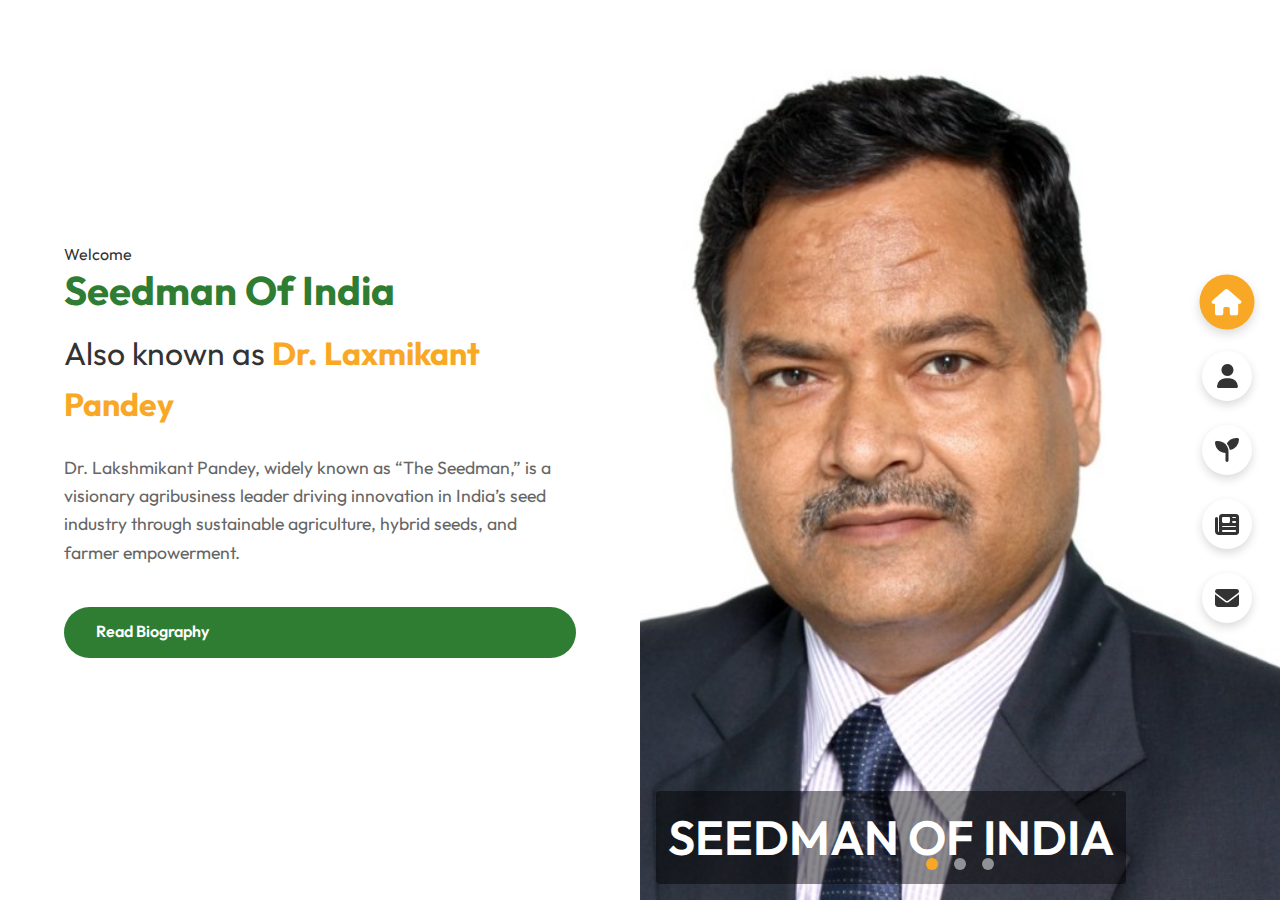
<file: index.html>
<!DOCTYPE html>
<html lang="en">

<head>
    <meta charset="UTF-8">
    <meta name="viewport" content="width=device-width, initial-scale=1.0">
    <title>Dr. Laxmikant Pandey - Seedman of India</title>
    <link rel="stylesheet" href="style.css">
    <!-- Font Awesome for Icons -->
    <link rel="stylesheet" href="https://cdnjs.cloudflare.com/ajax/libs/font-awesome/6.4.0/css/all.min.css">
</head>

<body>

    <!-- Mobile Header -->
    <header class="mobile-header">
        <div class="mobile-logo">Seedman of India</div>
        <div class="hamburger" id="hamburger-btn">
            <i class="fas fa-bars"></i>
        </div>
    </header>

    <!-- Mobile Menu Overlay -->
    <div class="mobile-menu-overlay" id="mobile-menu">
        <div class="mobile-close" id="close-menu">
            <i class="fas fa-times"></i>
        </div>
        <ul class="mobile-nav-links">
            <li><a href="index.html" class="mobile-nav-item">Home</a></li>
            <li><a href="biography.html" class="mobile-nav-item">Biography</a></li>
            <li><a href="portfolio.html" class="mobile-nav-item">Portfolio</a></li>
            <li><a href="blogs.html" class="mobile-nav-item">Blogs</a></li>
            <li><a href="contact.html" class="mobile-nav-item">Contact</a></li>
        </ul>
    </div>

    <div class="app-container">
        <!-- Main Content -->
        <main class="main-content">
            <!-- Hero Section -->
            <section id="home" class="hero-section">
                <!-- Carousel will go here -->
                <div class="hero-content-wrapper">
                    <div class="hero-text-block">
                        <span class="hero-subtitle">Welcome</span>
                        <h1 class="hero-title">Seedman Of India</h1>
                        <h2 class="hero-designation">Also known as <span class="highlight">Dr. Laxmikant Pandey</span></h2>
                        <p class="hero-desc">Dr. Lakshmikant Pandey, widely known as “The Seedman,” is a visionary agribusiness leader driving innovation in India’s seed industry through sustainable agriculture, hybrid seeds, and farmer empowerment.</p>
                        <a href="biography.html" class="btn">Read Biography</a>
                    </div>
                    <div class="hero-image-block">
                        <div class="carousel">
                            <div class="carousel-track-container">
                                <ul class="carousel-track">
                                    <li class="carousel-slide current-slide">
                                        <div class="slide-content">
                                            <img class="slide-image" src="images/image_3.jpg" alt="Seedman of India">
                                            <span class="slide-caption">Seedman of India</span>
                                        </div>
                                    </li>
                                    <li class="carousel-slide">
                                        <div class="slide-content">
                                            <img class="slide-image" src="images/image_2.jpg" alt="Agribusiness Leader">
                                            <span class="slide-caption">Agribusiness Leader</span>
                                        </div>
                                    </li>
                                    <li class="carousel-slide">
                                        <div class="slide-content">
                                            <img class="slide-image" src="images/image_1.jpg" alt="Agriculture Champion">
                                            <span class="slide-caption">Agriculture Champion</span>
                                        </div>
                                    </li>
                                </ul>
                            </div>
                            <button class="carousel-button carousel-button--left is-hidden">
                                <i class="fas fa-chevron-left"></i>
                            </button>
                            <button class="carousel-button carousel-button--right">
                                <i class="fas fa-chevron-right"></i>
                            </button>

                            <div class="carousel-nav">
                                <button class="carousel-indicator current-slide"></button>
                                <button class="carousel-indicator"></button>
                                <button class="carousel-indicator"></button>
                            </div>
                        </div>
                    </div>
                </div>
            </section>
        </main>

        <!-- Right Side Navigation (Desktop) -->
        <nav class="sidebar-nav">
            <ul class="nav-links">
                <li>
                    <a href="index.html" class="nav-item active">
                        <i class="fas fa-home nav-icon"></i>
                        <span class="nav-tooltip">Home</span>
                    </a>
                </li>
                <li>
                    <a href="biography.html" class="nav-item">
                        <i class="fas fa-user nav-icon"></i>
                        <span class="nav-tooltip">Biography</span>
                    </a>
                </li>
                <li>
                    <a href="portfolio.html" class="nav-item">
                        <i class="fas fa-seedling nav-icon"></i>
                        <span class="nav-tooltip">Portfolio</span>
                    </a>
                </li>
                <li>
                    <a href="blogs.html" class="nav-item">
                        <i class="fas fa-newspaper nav-icon"></i>
                        <span class="nav-tooltip">Blogs</span>
                    </a>
                </li>
                <li>
                    <a href="contact.html" class="nav-item">
                        <i class="fas fa-envelope nav-icon"></i>
                        <span class="nav-tooltip">Contact</span>
                    </a>
                </li>
            </ul>
        </nav>
    </div>

    <script src="script.js"></script>
    <style>
        /* Homepage specific styles to start with */
        .hero-section {
            min-height: 100vh;
            display: flex;
            align-items: center;
            background-color: #fff;
        }

        .hero-content-wrapper {
            display: grid;
            grid-template-columns: 1fr 1fr;
            width: 100%;
            height: 100vh;
        }

        .hero-text-block {
            padding: 4rem;
            display: flex;
            flex-direction: column;
            justify-content: center;
            background-color: #fff;
        }

        .hero-image-block {
            background-color: #eee;
            position: relative;
            overflow: hidden;
        }

        .hero-title {
            font-size: 2.5rem;
            line-height: 1.1;
            margin-bottom: 1rem;
            color: var(--primary-green);
        }

        .hero-designation {
            font-size: 2rem;
            font-weight: 400;
            margin-bottom: 1.5rem;
        }

        .highlight {
            color: var(--accent-gold);
            font-weight: 700;
        }

        .hero-desc {
            font-size: 1.1rem;
            color: #666;
            margin-bottom: 2.5rem;
            max-width: 500px;
        }

        @media (max-width: 768px) {
            .hero-content-wrapper {
                grid-template-columns: 1fr;
                height: auto;
            }

            .hero-text-block {
                padding: 2rem;
                order: 2;
            }

            .hero-image-block {
                min-height: 300px;
                order: 1;
            }
        }

        /* Carousel image styles */
        .carousel {
            height: 100%;
            position: relative;
        }

        .carousel-track {
            display: flex;
            height: 100%;
            padding: 0;
            margin: 0;
            list-style: none;
        }

        .carousel-slide {
            min-width: 100%;
            height: 100%;
            box-sizing: border-box;
        }

        .slide-content {
            position: relative;
            width: 100%;
            height: 100%;
        }

        .slide-image {
            width: 100%;
            height: 100%;
            object-fit: cover;
            display: block;
        }

        .slide-caption {
            position: absolute;
            left: 1rem;
            bottom: 1rem;
            color: #fff;
            background: rgba(0, 0, 0, 0.45);
            padding: 0.5rem 0.75rem;
            border-radius: 4px;
            font-weight: 600;
        }
    </style>
</body>

</html>
</file>
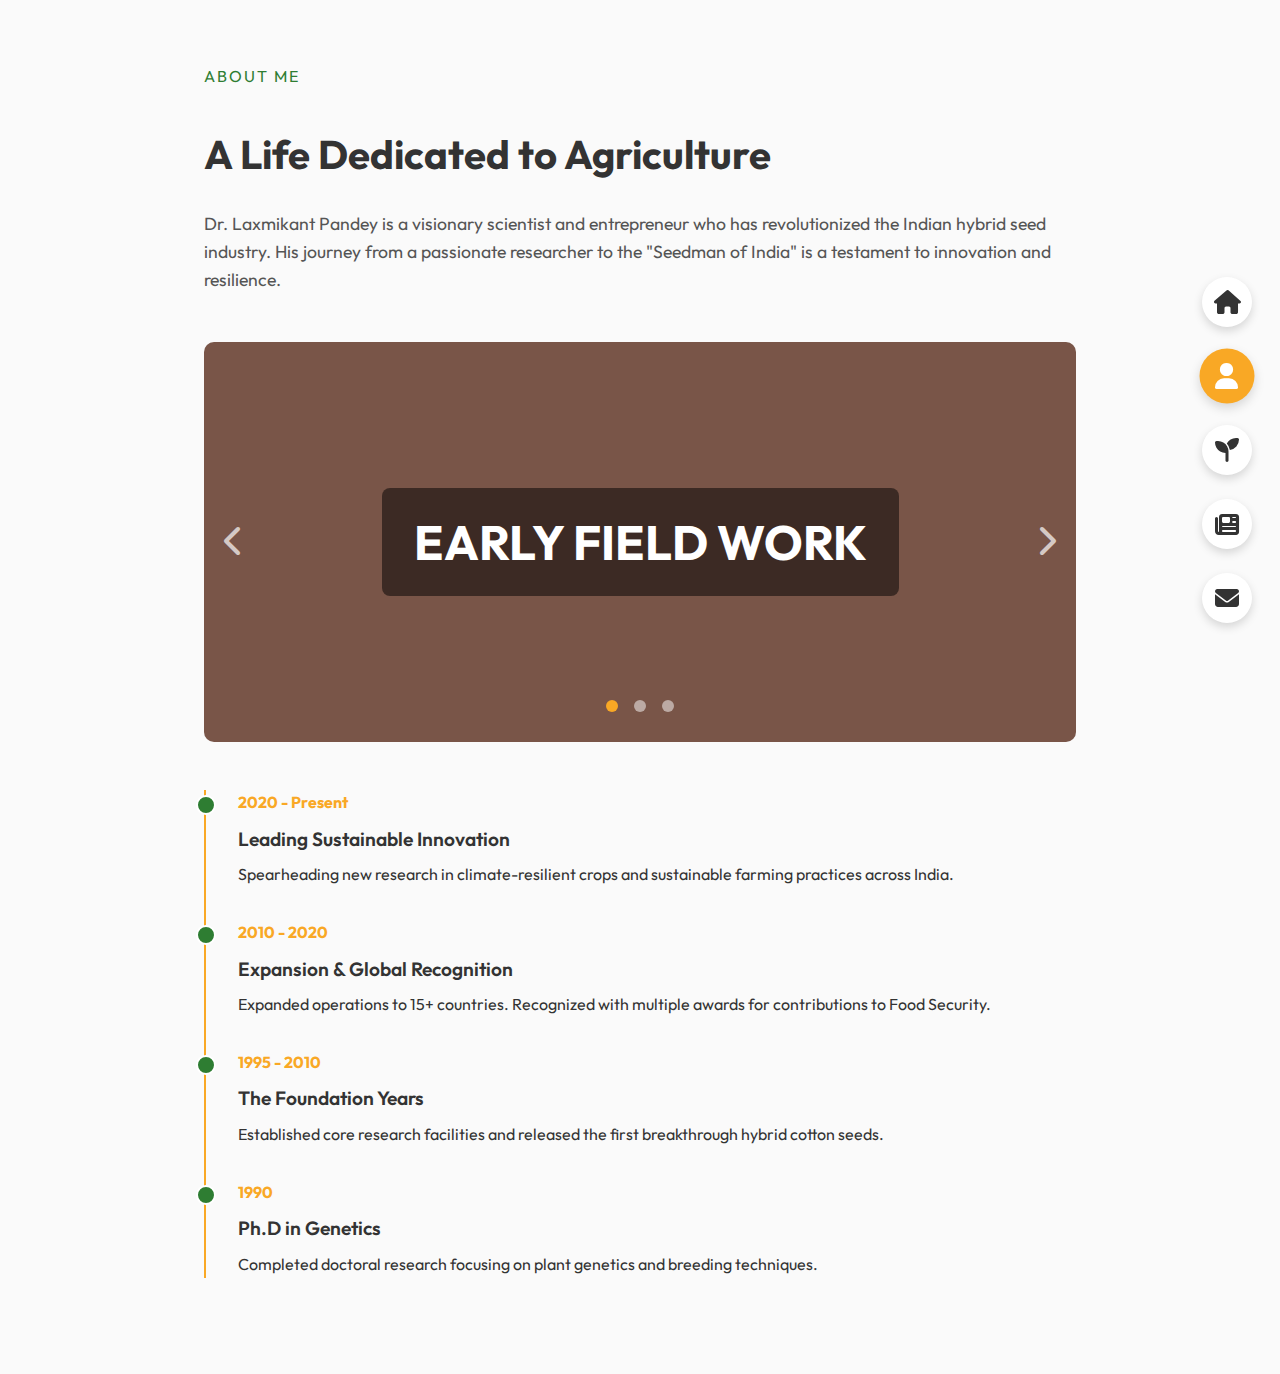
<file: biography.html>
<!DOCTYPE html>
<html lang="en">

<head>
    <meta charset="UTF-8">
    <meta name="viewport" content="width=device-width, initial-scale=1.0">
    <title>Biography - Dr. Laxmikant Pandey</title>
    <link rel="stylesheet" href="style.css">
    <link rel="stylesheet" href="https://cdnjs.cloudflare.com/ajax/libs/font-awesome/6.4.0/css/all.min.css">
    <style>
        .bio-section {
            padding: 4rem;
            max-width: 1000px;
            margin: 0 auto;
        }

        .bio-header {
            margin-bottom: 3rem;
        }

        .timeline {
            position: relative;
            margin-top: 3rem;
            border-left: 2px solid var(--accent-gold);
            padding-left: 2rem;
        }

        .timeline-item {
            margin-bottom: 2rem;
            position: relative;
        }

        .timeline-item::before {
            content: '';
            position: absolute;
            left: -2.6rem;
            top: 5px;
            width: 1rem;
            height: 1rem;
            background-color: var(--primary-green);
            border-radius: 50%;
            border: 2px solid #fff;
        }

        .year {
            font-weight: 700;
            color: var(--accent-gold);
            margin-bottom: 0.5rem;
            display: block;
        }

        .role-title {
            font-size: 1.2rem;
            font-weight: 600;
            margin-bottom: 0.5rem;
        }
    </style>
</head>

<body>

    <header class="mobile-header">
        <div class="mobile-logo">Seedman of India</div>
        <div class="hamburger" id="hamburger-btn">
            <i class="fas fa-bars"></i>
        </div>
    </header>

    <div class="mobile-menu-overlay" id="mobile-menu">
        <div class="mobile-close" id="close-menu">
            <i class="fas fa-times"></i>
        </div>
        <ul class="mobile-nav-links">
            <li><a href="index.html" class="mobile-nav-item">Home</a></li>
            <li><a href="biography.html" class="mobile-nav-item">Biography</a></li>
            <li><a href="portfolio.html" class="mobile-nav-item">Portfolio</a></li>
            <li><a href="blogs.html" class="mobile-nav-item">Blogs</a></li>
            <li><a href="contact.html" class="mobile-nav-item">Contact</a></li>
        </ul>
    </div>

    <div class="app-container">
        <main class="main-content">
            <section class="bio-section">
                <div class="bio-header">
                    <span class="section-subtitle">About Me</span>
                    <h1 class="section-title">A Life Dedicated to Agriculture</h1>
                    <p style="margin-top: 1rem; font-size: 1.1rem; color: #555;">
                        Dr. Laxmikant Pandey is a visionary scientist and entrepreneur who has revolutionized the Indian
                        hybrid seed industry. His journey from a passionate researcher to the "Seedman of India" is a
                        testament to innovation and resilience.
                    </p>
                </div>

                <div class="bio-carousel-container"
                    style="margin: 3rem 0; height: 400px; position: relative; overflow: hidden; border-radius: 10px;">
                    <div class="carousel">
                        <div class="carousel-track-container">
                            <ul class="carousel-track">
                                <li class="carousel-slide current-slide">
                                    <div class="slide-content" style="background-color: #795548;">
                                        <span class="slide-caption">Early Field Work</span>
                                    </div>
                                </li>
                                <li class="carousel-slide">
                                    <div class="slide-content" style="background-color: #6D4C41;">
                                        <span class="slide-caption">Lab Research 1995</span>
                                    </div>
                                </li>
                                <li class="carousel-slide">
                                    <div class="slide-content" style="background-color: #5D4037;">
                                        <span class="slide-caption">Award Ceremony 2010</span>
                                    </div>
                                </li>
                            </ul>
                        </div>
                        <button class="carousel-button carousel-button--left is-hidden">
                            <i class="fas fa-chevron-left"></i>
                        </button>
                        <button class="carousel-button carousel-button--right">
                            <i class="fas fa-chevron-right"></i>
                        </button>

                        <div class="carousel-nav">
                            <button class="carousel-indicator current-slide"></button>
                            <button class="carousel-indicator"></button>
                            <button class="carousel-indicator"></button>
                        </div>
                    </div>
                </div>

                <div class="timeline">
                    <div class="timeline-item">
                        <span class="year">2020 - Present</span>
                        <h3 class="role-title">Leading Sustainable Innovation</h3>
                        <p>Spearheading new research in climate-resilient crops and sustainable farming practices across
                            India.</p>
                    </div>
                    <div class="timeline-item">
                        <span class="year">2010 - 2020</span>
                        <h3 class="role-title">Expansion & Global Recognition</h3>
                        <p>Expanded operations to 15+ countries. Recognized with multiple awards for contributions to
                            Food Security.</p>
                    </div>
                    <div class="timeline-item">
                        <span class="year">1995 - 2010</span>
                        <h3 class="role-title">The Foundation Years</h3>
                        <p>Established core research facilities and released the first breakthrough hybrid cotton seeds.
                        </p>
                    </div>
                    <div class="timeline-item">
                        <span class="year">1990</span>
                        <h3 class="role-title">Ph.D in Genetics</h3>
                        <p>Completed doctoral research focusing on plant genetics and breeding techniques.</p>
                    </div>
                </div>
            </section>
        </main>

        <nav class="sidebar-nav">
            <ul class="nav-links">
                <li><a href="index.html" class="nav-item"><i class="fas fa-home nav-icon"></i><span
                            class="nav-tooltip">Home</span></a></li>
                <li><a href="biography.html" class="nav-item active"><i class="fas fa-user nav-icon"></i><span
                            class="nav-tooltip">Biography</span></a></li>
                <li><a href="portfolio.html" class="nav-item"><i class="fas fa-seedling nav-icon"></i><span
                            class="nav-tooltip">Portfolio</span></a></li>
                <li><a href="blogs.html" class="nav-item"><i class="fas fa-newspaper nav-icon"></i><span
                            class="nav-tooltip">Blogs</span></a></li>
                <li><a href="contact.html" class="nav-item"><i class="fas fa-envelope nav-icon"></i><span
                            class="nav-tooltip">Contact</span></a></li>
            </ul>
        </nav>
    </div>
    <script src="script.js"></script>
</body>

</html>
</file>
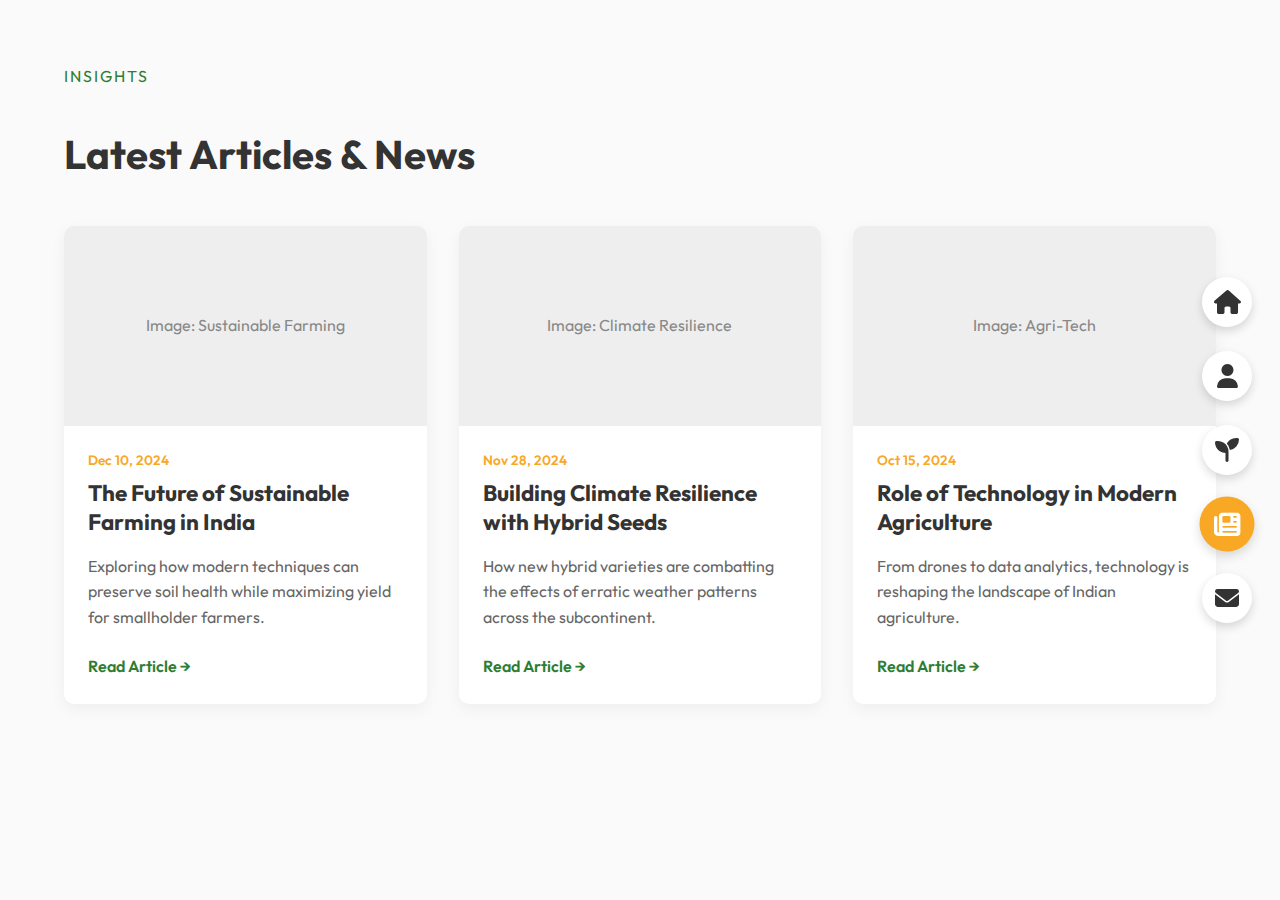
<file: blogs.html>
<!DOCTYPE html>
<html lang="en">

<head>
    <meta charset="UTF-8">
    <meta name="viewport" content="width=device-width, initial-scale=1.0">
    <title>Blogs - Dr. Laxmikant Pandey</title>
    <link rel="stylesheet" href="style.css">
    <link rel="stylesheet" href="https://cdnjs.cloudflare.com/ajax/libs/font-awesome/6.4.0/css/all.min.css">
    <style>
        .blog-section {
            padding: 4rem;
        }

        .blog-grid {
            display: grid;
            grid-template-columns: repeat(auto-fit, minmax(300px, 1fr));
            gap: 2rem;
            margin-top: 2rem;
        }

        .blog-card {
            background: #fff;
            border-radius: 10px;
            overflow: hidden;
            box-shadow: 0 5px 15px rgba(0, 0, 0, 0.05);
            transition: transform 0.3s;
            display: flex;
            flex-direction: column;
        }

        .blog-card:hover {
            transform: translateY(-5px);
        }

        .blog-img {
            height: 200px;
            background-color: #eee;
            display: flex;
            align-items: center;
            justify-content: center;
            color: #888;
        }

        .blog-content {
            padding: 1.5rem;
            flex-grow: 1;
            display: flex;
            flex-direction: column;
        }

        .blog-date {
            font-size: 0.85rem;
            color: var(--accent-gold);
            margin-bottom: 0.5rem;
            font-weight: 600;
        }

        .blog-title {
            font-size: 1.4rem;
            margin-bottom: 1rem;
            color: var(--text-dark);
            line-height: 1.3;
        }

        .blog-excerpt {
            color: #666;
            margin-bottom: 1.5rem;
            flex-grow: 1;
        }

        .read-more {
            color: var(--primary-green);
            font-weight: 600;
            margin-top: auto;
        }
    </style>
</head>

<body>

    <header class="mobile-header">
        <div class="mobile-logo">Seedman of India</div>
        <div class="hamburger" id="hamburger-btn">
            <i class="fas fa-bars"></i>
        </div>
    </header>

    <div class="mobile-menu-overlay" id="mobile-menu">
        <div class="mobile-close" id="close-menu">
            <i class="fas fa-times"></i>
        </div>
        <ul class="mobile-nav-links">
            <li><a href="index.html" class="mobile-nav-item">Home</a></li>
            <li><a href="biography.html" class="mobile-nav-item">Biography</a></li>
            <li><a href="portfolio.html" class="mobile-nav-item">Portfolio</a></li>
            <li><a href="blogs.html" class="mobile-nav-item">Blogs</a></li>
            <li><a href="contact.html" class="mobile-nav-item">Contact</a></li>
        </ul>
    </div>

    <div class="app-container">
        <main class="main-content">
            <section class="blog-section">
                <span class="section-subtitle">Insights</span>
                <h1 class="section-title">Latest Articles & News</h1>

                <div class="blog-grid">
                    <div class="blog-card">
                        <div class="blog-img">Image: Sustainable Farming</div>
                        <div class="blog-content">
                            <span class="blog-date">Dec 10, 2024</span>
                            <h3 class="blog-title">The Future of Sustainable Farming in India</h3>
                            <p class="blog-excerpt">Exploring how modern techniques can preserve soil health while
                                maximizing yield for smallholder farmers.</p>
                            <a href="#" class="read-more">Read Article &rarr;</a>
                        </div>
                    </div>
                    <div class="blog-card">
                        <div class="blog-img">Image: Climate Resilience</div>
                        <div class="blog-content">
                            <span class="blog-date">Nov 28, 2024</span>
                            <h3 class="blog-title">Building Climate Resilience with Hybrid Seeds</h3>
                            <p class="blog-excerpt">How new hybrid varieties are combatting the effects of erratic
                                weather patterns across the subcontinent.</p>
                            <a href="#" class="read-more">Read Article &rarr;</a>
                        </div>
                    </div>
                    <div class="blog-card">
                        <div class="blog-img">Image: Agri-Tech</div>
                        <div class="blog-content">
                            <span class="blog-date">Oct 15, 2024</span>
                            <h3 class="blog-title">Role of Technology in Modern Agriculture</h3>
                            <p class="blog-excerpt">From drones to data analytics, technology is reshaping the landscape
                                of Indian agriculture.</p>
                            <a href="#" class="read-more">Read Article &rarr;</a>
                        </div>
                    </div>
                </div>
            </section>
        </main>

        <nav class="sidebar-nav">
            <ul class="nav-links">
                <li><a href="index.html" class="nav-item"><i class="fas fa-home nav-icon"></i><span
                            class="nav-tooltip">Home</span></a></li>
                <li><a href="biography.html" class="nav-item"><i class="fas fa-user nav-icon"></i><span
                            class="nav-tooltip">Biography</span></a></li>
                <li><a href="portfolio.html" class="nav-item"><i class="fas fa-seedling nav-icon"></i><span
                            class="nav-tooltip">Portfolio</span></a></li>
                <li><a href="blogs.html" class="nav-item active"><i class="fas fa-newspaper nav-icon"></i><span
                            class="nav-tooltip">Blogs</span></a></li>
                <li><a href="contact.html" class="nav-item"><i class="fas fa-envelope nav-icon"></i><span
                            class="nav-tooltip">Contact</span></a></li>
            </ul>
        </nav>
    </div>
    <script src="script.js"></script>
</body>

</html>
</file>
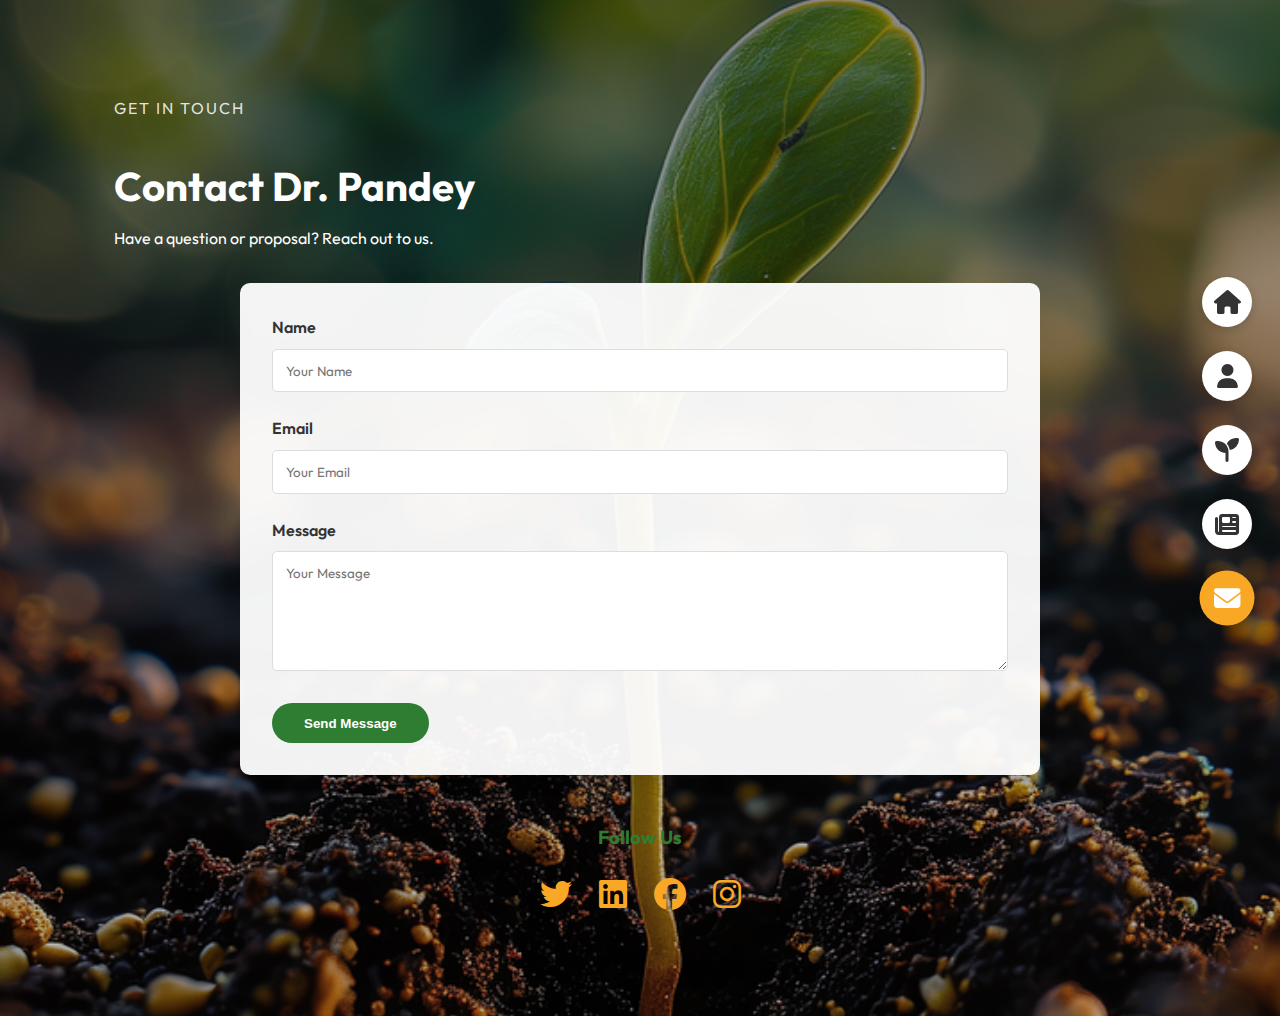
<file: contact.html>
<!DOCTYPE html>
<html lang="en">

<head>
    <meta charset="UTF-8">
    <meta name="viewport" content="width=device-width, initial-scale=1.0">
    <title>Contact - Dr. Laxmikant Pandey</title>
    <link rel="stylesheet" href="style.css">
    <link rel="stylesheet" href="https://cdnjs.cloudflare.com/ajax/libs/font-awesome/6.4.0/css/all.min.css">
    <style>
        /* Make contact-section span full viewport width while keeping content centered */
        .contact-section {
            padding: 6rem 0;
            width: 100%;
            max-width: none;
            margin: 0;
            position: relative;
            background-image: url('images/contact-bg.jpg');
            background-size: cover;
            background-position: center;
            background-repeat: no-repeat;
            border-radius: 0;
            color: #ffffff;
            overflow: hidden;
        }

        /* subtle dark overlay for readable text over image */
        .contact-section::before {
            content: '';
            position: absolute;
            inset: 0;
            background: linear-gradient(rgba(0,0,0,0.45), rgba(0,0,0,0.25));
            z-index: 0;
        }

        /* Inner wrapper to constrain readable content while bg stays full-width */
        .contact-section .contact-inner {
            max-width: 1100px;
            margin: 0 auto;
            padding: 0 1.5rem;
            position: relative;
            z-index: 1;
        }

        .contact-inner .section-title {
            color: #ffffff;
        }

        .contact-inner .section-subtitle {
            color: rgba(255,255,255,0.85);
        }

        .contact-form {
            background-color: rgba(255, 255, 255, 0.95);
            padding: 2rem;
            border-radius: 10px;
            box-shadow: 0 5px 20px rgba(0, 0, 0, 0.08);
            margin-top: 2rem;
            max-width: 800px;
            margin-left: auto;
            margin-right: auto;
        }

        .form-group {
            margin-bottom: 1.5rem;
        }

        .form-label {
            display: block;
            margin-bottom: 0.5rem;
            font-weight: 600;
            color: #333333;
        }

        .form-input,
        .form-textarea {
            width: 100%;
            padding: 0.8rem;
            border: 1px solid #ddd;
            border-radius: 5px;
            font-family: inherit;
            background: #ffffff;
            color: #222;
        }

        .form-textarea {
            resize: vertical;
            min-height: 120px;
        }
    </style>
</head>

<body>

    <header class="mobile-header">
        <div class="mobile-logo">Seedman of India</div>
        <div class="hamburger" id="hamburger-btn">
            <i class="fas fa-bars"></i>
        </div>
    </header>

    <div class="mobile-menu-overlay" id="mobile-menu">
        <div class="mobile-close" id="close-menu">
            <i class="fas fa-times"></i>
        </div>
        <ul class="mobile-nav-links">
            <li><a href="index.html" class="mobile-nav-item">Home</a></li>
            <li><a href="biography.html" class="mobile-nav-item">Biography</a></li>
            <li><a href="portfolio.html" class="mobile-nav-item">Portfolio</a></li>
            <li><a href="blogs.html" class="mobile-nav-item">Blogs</a></li>
            <li><a href="contact.html" class="mobile-nav-item">Contact</a></li>
        </ul>
    </div>

    <div class="app-container">
        <main class="main-content">
            <section class="contact-section">
                <div class="contact-inner">
                    <span class="section-subtitle">Get in Touch</span>
                    <h1 class="section-title">Contact Dr. Pandey</h1>
                    <p>Have a question or proposal? Reach out to us.</p>

                    <div class="contact-form">
                    <form onsubmit="event.preventDefault(); alert('Message sent (demo)!');">
                        <div class="form-group">
                            <label class="form-label">Name</label>
                            <input type="text" class="form-input" placeholder="Your Name">
                        </div>
                        <div class="form-group">
                            <label class="form-label">Email</label>
                            <input type="email" class="form-input" placeholder="Your Email">
                        </div>
                        <div class="form-group">
                            <label class="form-label">Message</label>
                            <textarea class="form-textarea" placeholder="Your Message"></textarea>
                        </div>
                        <button type="submit" class="btn">Send Message</button>
                    </form>
                </div>

                <div class="social-links-container" style="text-align: center; margin-top: 3rem;">
                    <h3 style="margin-bottom: 1rem; color: var(--primary-green);">Follow Us</h3>
                    <div class="social-icons" style="font-size: 2rem;">
                        <a href="#" style="margin: 0 10px; color: var(--accent-gold);"><i
                                class="fab fa-twitter"></i></a>
                        <a href="#" style="margin: 0 10px; color: var(--accent-gold);"><i
                                class="fab fa-linkedin"></i></a>
                        <a href="#" style="margin: 0 10px; color: var(--accent-gold);"><i
                                class="fab fa-facebook"></i></a>
                        <a href="#" style="margin: 0 10px; color: var(--accent-gold);"><i
                                class="fab fa-instagram"></i></a>
                    </div>
                    </div>
                </div>
            </section>
        </main>

        <nav class="sidebar-nav">
            <ul class="nav-links">
                <li><a href="index.html" class="nav-item"><i class="fas fa-home nav-icon"></i><span
                            class="nav-tooltip">Home</span></a></li>
                <li><a href="biography.html" class="nav-item"><i class="fas fa-user nav-icon"></i><span
                            class="nav-tooltip">Biography</span></a></li>
                <li><a href="portfolio.html" class="nav-item"><i class="fas fa-seedling nav-icon"></i><span
                            class="nav-tooltip">Portfolio</span></a></li>
                <li><a href="blogs.html" class="nav-item"><i class="fas fa-newspaper nav-icon"></i><span
                            class="nav-tooltip">Blogs</span></a></li>
                <li><a href="contact.html" class="nav-item active"><i class="fas fa-envelope nav-icon"></i><span
                            class="nav-tooltip">Contact</span></a></li>
            </ul>
        </nav>
    </div>
    <script src="script.js"></script>
</body>

</html>
</file>
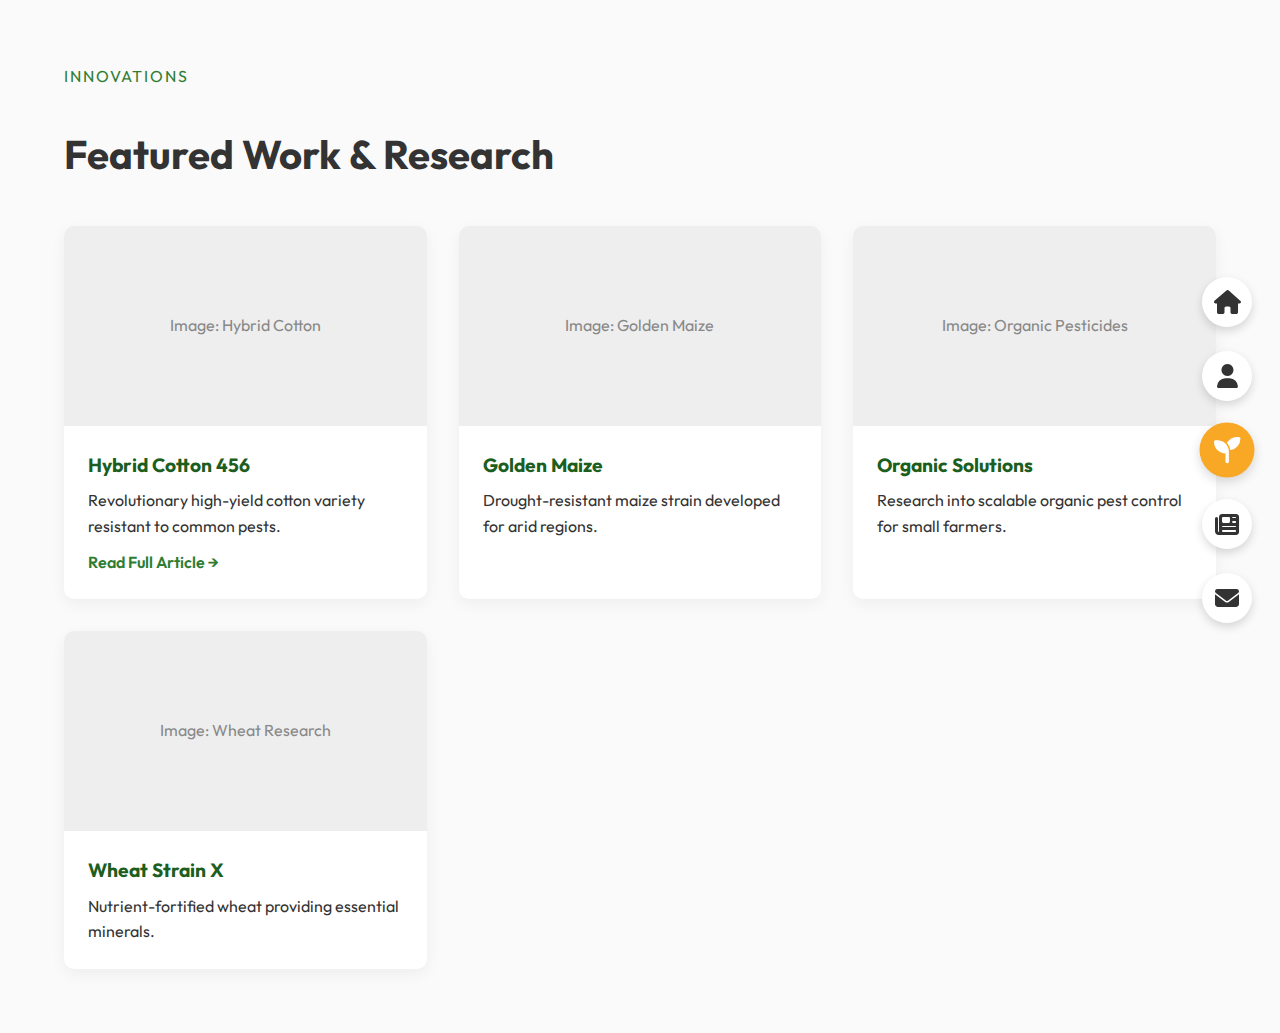
<file: portfolio.html>
<!DOCTYPE html>
<html lang="en">

<head>
    <meta charset="UTF-8">
    <meta name="viewport" content="width=device-width, initial-scale=1.0">
    <title>Portfolio - Dr. Laxmikant Pandey</title>
    <link rel="stylesheet" href="style.css">
    <link rel="stylesheet" href="https://cdnjs.cloudflare.com/ajax/libs/font-awesome/6.4.0/css/all.min.css">
    <style>
        .portfolio-section {
            padding: 4rem;
        }

        .portfolio-grid {
            display: grid;
            grid-template-columns: repeat(auto-fit, minmax(300px, 1fr));
            gap: 2rem;
            margin-top: 2rem;
        }

        .portfolio-item {
            background: #fff;
            border-radius: 10px;
            overflow: hidden;
            box-shadow: 0 5px 15px rgba(0, 0, 0, 0.05);
            transition: transform 0.3s;
        }

        .portfolio-item:hover {
            transform: translateY(-5px);
        }

        .p-img {
            height: 200px;
            background-color: #eee;
            display: flex;
            align-items: center;
            justify-content: center;
            color: #888;
        }

        .p-content {
            padding: 1.5rem;
        }

        .p-title {
            font-size: 1.2rem;
            margin-bottom: 0.5rem;
            color: var(--dark-green);
        }
    </style>
</head>

<body>

    <header class="mobile-header">
        <div class="mobile-logo">Seedman of India</div>
        <div class="hamburger" id="hamburger-btn">
            <i class="fas fa-bars"></i>
        </div>
    </header>

    <div class="mobile-menu-overlay" id="mobile-menu">
        <div class="mobile-close" id="close-menu">
            <i class="fas fa-times"></i>
        </div>
        <ul class="mobile-nav-links">
            <li><a href="index.html" class="mobile-nav-item">Home</a></li>
            <li><a href="biography.html" class="mobile-nav-item">Biography</a></li>
            <li><a href="portfolio.html" class="mobile-nav-item">Portfolio</a></li>
            <li><a href="blogs.html" class="mobile-nav-item">Blogs</a></li>
            <li><a href="contact.html" class="mobile-nav-item">Contact</a></li>
        </ul>
    </div>

    <div class="app-container">
        <main class="main-content">
            <section class="portfolio-section">
                <span class="section-subtitle">Innovations</span>
                <h1 class="section-title">Featured Work & Research</h1>

                <div class="portfolio-grid">
                    <div class="portfolio-item">
                        <div class="p-img">Image: Hybrid Cotton</div>
                        <div class="p-content">
                            <h3 class="p-title">Hybrid Cotton 456</h3>
                            <p>Revolutionary high-yield cotton variety resistant to common pests.</p>
                            <a href="#"
                                style="display:inline-block; margin-top:10px; color:var(--primary-green); font-weight:600;">Read
                                Full Article &rarr;</a>
                        </div>
                    </div>
                    <div class="portfolio-item">
                        <div class="p-img">Image: Golden Maize</div>
                        <div class="p-content">
                            <h3 class="p-title">Golden Maize</h3>
                            <p>Drought-resistant maize strain developed for arid regions.</p>
                        </div>
                    </div>
                    <div class="portfolio-item">
                        <div class="p-img">Image: Organic Pesticides</div>
                        <div class="p-content">
                            <h3 class="p-title">Organic Solutions</h3>
                            <p>Research into scalable organic pest control for small farmers.</p>
                        </div>
                    </div>
                    <div class="portfolio-item">
                        <div class="p-img">Image: Wheat Research</div>
                        <div class="p-content">
                            <h3 class="p-title">Wheat Strain X</h3>
                            <p>Nutrient-fortified wheat providing essential minerals.</p>
                        </div>
                    </div>
                </div>
            </section>
        </main>

        <nav class="sidebar-nav">
            <ul class="nav-links">
                <li><a href="index.html" class="nav-item"><i class="fas fa-home nav-icon"></i><span
                            class="nav-tooltip">Home</span></a></li>
                <li><a href="biography.html" class="nav-item"><i class="fas fa-user nav-icon"></i><span
                            class="nav-tooltip">Biography</span></a></li>
                <li><a href="portfolio.html" class="nav-item active"><i class="fas fa-seedling nav-icon"></i><span
                            class="nav-tooltip">Portfolio</span></a></li>
                <li><a href="blogs.html" class="nav-item"><i class="fas fa-newspaper nav-icon"></i><span
                            class="nav-tooltip">Blogs</span></a></li>
                <li><a href="contact.html" class="nav-item"><i class="fas fa-envelope nav-icon"></i><span
                            class="nav-tooltip">Contact</span></a></li>
            </ul>
        </nav>
    </div>
    <script src="script.js"></script>
</body>

</html>
</file>
<file: style.css>
/* Global Styles */
@import url('https://fonts.googleapis.com/css2?family=Outfit:wght@300;400;600;700&display=swap');

:root {
    --primary-green: #2E7D32;
    --dark-green: #1B5E20;
    --accent-gold: #F9A825;
    --light-bg: #FAFAFA;
    --text-dark: #333333;
    --text-light: #FFFFFF;
    --sidebar-width: 80px;
    --transition-speed: 0.3s;
}

* {
    margin: 0;
    padding: 0;
    box-sizing: border-box;
}

body {
    font-family: 'Outfit', sans-serif;
    background-color: var(--light-bg);
    color: var(--text-dark);
    line-height: 1.6;
    overflow-x: hidden;
}

a {
    text-decoration: none;
    color: inherit;
}

ul {
    list-style: none;
}

/* Layout Wrapper */
.app-container {
    display: flex;
    min-height: 100vh;
    width: 100%;
}

/* Main Content Area */
/* Main Content Area */
.main-content {
    flex-grow: 1;
    margin-right: 0;
    /* Content takes full width */
    padding: 0;
    min-height: 100vh;
    /* Smooth scrolling for anchor links */
    scroll-behavior: smooth;
}

/* Right Side Navigation (Desktop) */
.sidebar-nav {
    position: fixed;
    top: 50%;
    /* Center vertically */
    transform: translateY(-50%);
    right: 20px;
    /* Floating distance from right */
    width: auto;
    /* Shrink to fit content */
    height: auto;
    background-color: transparent;
    /* No solid bar */
    display: flex;
    flex-direction: column;
    justify-content: center;
    align-items: center;
    z-index: 1000;
    box-shadow: none;
    /* Remove bar shadow */
}

.nav-links {
    display: flex;
    flex-direction: column;
    gap: 1.5rem;
    padding: 1rem 0.5rem;
}

.nav-item {
    position: relative;
    display: flex;
    justify-content: center;
    align-items: center;
    width: 50px;
    height: 50px;
    border-radius: 50%;
    color: var(--text-dark);
    background-color: #fff;
    /* White bubbles for icons */
    box-shadow: 0 4px 10px rgba(0, 0, 0, 0.15);
    /* Shadow for floating effect */
    transition: var(--transition-speed);
    cursor: pointer;
}

.nav-item:hover,
.nav-item.active {
    background-color: var(--accent-gold);
    /* Gold active state */
    color: #fff;
    transform: scale(1.1);
    /* Pop effect */
}

.nav-icon {
    font-size: 1.5rem;
}

.nav-tooltip {
    position: absolute;
    right: 70px;
    background-color: var(--text-dark);
    color: var(--text-light);
    padding: 0.5rem 1rem;
    border-radius: 4px;
    font-size: 0.9rem;
    opacity: 0;
    visibility: hidden;
    transition: var(--transition-speed);
    white-space: nowrap;
}

.nav-item:hover .nav-tooltip {
    opacity: 1;
    visibility: visible;
    transform: translateX(-5px);
}

/* Mobile Header (Hidden on Desktop) */
.mobile-header {
    display: none;
    position: fixed;
    top: 0;
    left: 0;
    width: 100%;
    height: 60px;
    background-color: var(--primary-green);
    z-index: 1100;
    justify-content: space-between;
    align-items: center;
    padding: 0 1.5rem;
    box-shadow: 0 2px 5px rgba(0, 0, 0, 0.2);
}

.mobile-logo {
    color: var(--text-light);
    font-weight: 700;
    font-size: 1.2rem;
}

.hamburger {
    cursor: pointer;
    font-size: 1.8rem;
    color: var(--text-light);
}

/* Mobile Menu Overlay */
.mobile-menu-overlay {
    position: fixed;
    top: 0;
    left: 0;
    width: 100%;
    height: 100vh;
    background-color: var(--light-bg);
    z-index: 1050;
    transform: translateY(-100%);
    transition: transform var(--transition-speed) ease-in-out;
    display: flex;
    flex-direction: column;
    justify-content: center;
    align-items: center;
}

.mobile-menu-overlay.open {
    transform: translateY(0);
}

.mobile-nav-links {
    text-align: center;
    display: flex;
    flex-direction: column;
    gap: 2rem;
}

.mobile-nav-item {
    font-size: 1.5rem;
    font-weight: 600;
    color: var(--text-dark);
}

.mobile-close {
    position: absolute;
    top: 20px;
    right: 20px;
    font-size: 2rem;
    cursor: pointer;
    color: var(--text-dark);
}

/* Utility Classes */
.container {
    padding: 4rem;
    max-width: 1200px;
    margin: 0 auto;
}

.btn {
    display: inline-block;
    padding: 0.8rem 2rem;
    background-color: var(--primary-green);
    color: var(--text-light);
    border-radius: 30px;
    font-weight: 600;
    transition: var(--transition-speed);
    border: none;
    cursor: pointer;
}

.btn:hover {
    background-color: var(--dark-green);
    transform: translateY(-2px);
}

.section-title {
    font-size: 2.5rem;
    color: var(--text-dark);
    margin-bottom: 0.5rem;
    position: relative;
    display: inline-block;
}

.section-subtitle {
    font-size: 1rem;
    color: var(--primary-green);
    text-transform: uppercase;
    letter-spacing: 2px;
    margin-bottom: 2rem;
    display: block;
}

/* Carousel Styles */
.carousel {
    position: relative;
    height: 100%;
    width: 100%;
    margin: 0 auto;
}

.carousel-track-container {
    height: 100%;
    position: relative;
    overflow: hidden;
    background-color: #f0f0f0;
}

.carousel-track {
    padding: 0;
    margin: 0;
    list-style: none;
    position: relative;
    height: 100%;
    transition: transform 500ms ease-in;
}

.carousel-slide {
    position: absolute;
    top: 0;
    bottom: 0;
    width: 100%;
}

.slide-content {
    width: 100%;
    height: 100%;
    display: flex;
    justify-content: center;
    align-items: center;
    font-size: 3rem;
    color: white;
    font-weight: bold;
    text-transform: uppercase;
}

.slide-caption {
    background-color: rgba(0, 0, 0, 0.5);
    padding: 1rem 2rem;
    border-radius: 8px;
}

.carousel-button {
    position: absolute;
    top: 50%;
    transform: translateY(-50%);
    background: transparent;
    border: 0;
    cursor: pointer;
    font-size: 2rem;
    color: rgba(255, 255, 255, 0.7);
    z-index: 10;
}

.carousel-button:hover {
    color: var(--accent-gold);
}

.carousel-button--left {
    left: 20px;
}

.carousel-button--right {
    right: 20px;
}

.carousel-button.is-hidden {
    display: none;
}

.carousel-nav {
    display: flex;
    justify-content: center;
    padding: 10px 0;
    position: absolute;
    bottom: 20px;
    width: 100%;
    z-index: 10;
}

.carousel-indicator {
    border: 0;
    border-radius: 50%;
    width: 12px;
    height: 12px;
    background: rgba(255, 255, 255, 0.5);
    margin: 0 8px;
    cursor: pointer;
}

.carousel-indicator.current-slide {
    background: var(--accent-gold);
}

/* Responsive */
@media (max-width: 968px) {
    :root {
        --sidebar-width: 0px;
    }

    .sidebar-nav {
        display: none;
    }

    .main-content {
        margin-right: 0;
        padding-top: 60px;
        /* Space for mobile header */
    }

    .mobile-header {
        display: flex;
    }

    .container {
        padding: 2rem;
    }
}

/* Contact Page Enhancements */
.contact-container {
    display: grid;
    grid-template-columns: 1fr 1.5fr;
    gap: 4rem;
    align-items: start;
    margin-top: 2rem;
}

.contact-info {
    background-color: var(--primary-green);
    color: #fff;
    padding: 3rem;
    border-radius: 15px;
    box-shadow: 0 10px 30px rgba(46, 125, 50, 0.2);
    position: relative;
    overflow: hidden;
}

.contact-info::before {
    content: '';
    position: absolute;
    top: -50px;
    right: -50px;
    width: 150px;
    height: 150px;
    background: rgba(255, 255, 255, 0.1);
    border-radius: 50%;
}

.info-title {
    font-size: 1.8rem;
    margin-bottom: 2.5rem;
    color: var(--accent-gold);
}

.info-item {
    display: flex;
    align-items: flex-start;
    margin-bottom: 2rem;
}

.icon-box {
    width: 50px;
    height: 50px;
    background: rgba(255, 255, 255, 0.1);
    border-radius: 50%;
    display: flex;
    align-items: center;
    justify-content: center;
    margin-right: 1.5rem;
    font-size: 1.2rem;
    color: var(--accent-gold);
    flex-shrink: 0;
}

.info-text h4 {
    font-size: 1.1rem;
    margin-bottom: 0.3rem;
    opacity: 0.9;
}

.info-text p {
    font-size: 0.95rem;
    opacity: 0.8;
    line-height: 1.5;
}

.social-links-area {
    margin-top: 3rem;
    border-top: 1px solid rgba(255, 255, 255, 0.1);
    padding-top: 2rem;
}

.social-links-area h4 {
    margin-bottom: 1rem;
    font-weight: 500;
}

.social-links-area .social-icons {
    display: flex;
    gap: 1rem;
}

.social-links-area .social-icons a {
    width: 40px;
    height: 40px;
    background: #fff;
    color: var(--primary-green);
    border-radius: 50%;
    display: flex;
    align-items: center;
    justify-content: center;
    transition: transform 0.3s, background 0.3s;
}

.social-links-area .social-icons a:hover {
    transform: translateY(-3px);
    background: var(--accent-gold);
    color: #fff;
}

.contact-form-wrapper {
    background: linear-gradient(rgba(255, 255, 255, 0.9), rgba(255, 255, 255, 0.9)), url('contact_bg.jpg');
    background-size: cover;
    background-position: center;
    padding: 3rem;
    border-radius: 15px;
    box-shadow: 0 10px 40px rgba(0, 0, 0, 0.05);
}

.contact-form-wrapper .contact-form .form-group {
    margin-bottom: 1.5rem;
}

.contact-form-wrapper .contact-form label {
    display: block;
    margin-bottom: 0.5rem;
    color: var(--text-dark);
    font-weight: 500;
}

.contact-form-wrapper .contact-form input,
.contact-form-wrapper .contact-form textarea {
    width: 100%;
    padding: 0.8rem;
    border: 1px solid #ddd;
    border-radius: 5px;
    font-family: inherit;
    transition: border-color 0.3s;
}

.contact-form-wrapper .contact-form input:focus,
.contact-form-wrapper .contact-form textarea:focus {
    outline: none;
    border-color: var(--primary-green);
}

.full-width {
    width: 100%;
}

@media (max-width: 900px) {
    .contact-container {
        grid-template-columns: 1fr;
        gap: 2rem;
    }

    .contact-info {
        padding: 2rem;
    }

    .contact-form-wrapper {
        padding: 2rem;
    }
}
</file>
